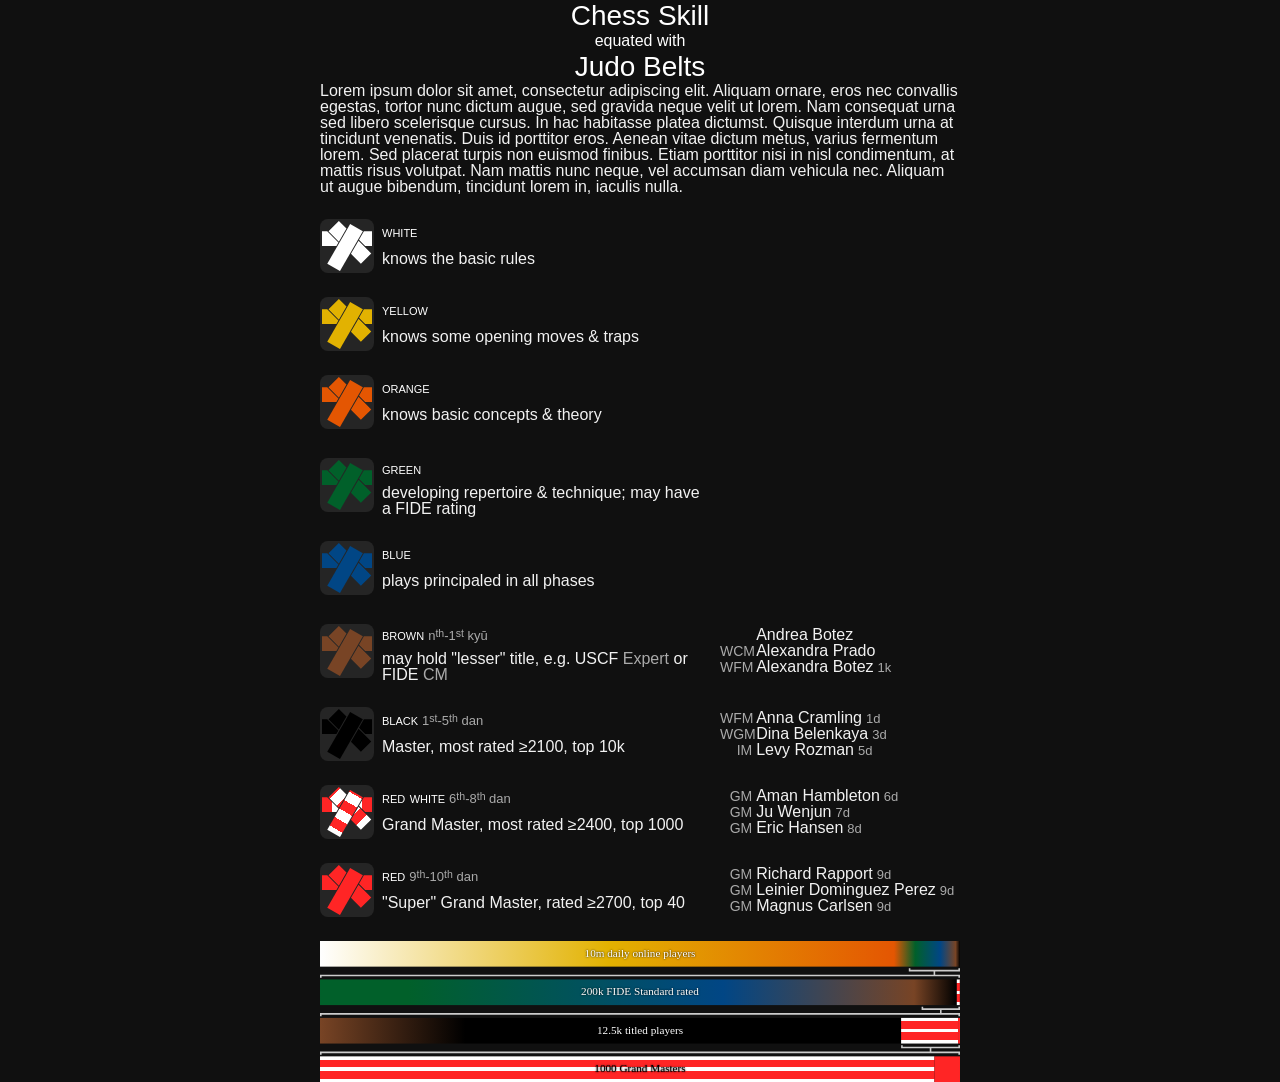
<file: chess-belts/index.html>
<!DOCTYPE html>

<html lang="en">
    <head>
        <meta charset="utf-8" />
        <meta name="viewport" content="width=device-width, initial-scale=1">

        <title>Chess Belts</title>
        <link rel="icon" type="image/x-icon" href="../assets/tinnunculus-e.svg">

        <link rel="stylesheet" href="assets/site.css" />
    </head>

    <body>
        <header>
            <h1>Chess Skill</h1>
            <h2>equated with</h2>
            <h1>Judo Belts</h1>
        </header>

        <p>
            Lorem ipsum dolor sit amet, consectetur adipiscing elit. Aliquam ornare, eros nec convallis egestas, tortor nunc dictum augue, sed gravida neque velit ut lorem. Nam consequat urna sed libero scelerisque cursus. In hac habitasse platea dictumst. Quisque interdum urna at tincidunt venenatis. Duis id porttitor eros. Aenean vitae dictum metus, varius fermentum lorem. Sed placerat turpis non euismod finibus. Etiam porttitor nisi in nisl condimentum, at mattis risus volutpat. Nam mattis nunc neque, vel accumsan diam vehicula nec. Aliquam ut augue bibendum, tincidunt lorem in, iaculis nulla. 
        </p>

        <section>
            <img src="assets/belts.svg#white" width="50" height="50" alt="white judo belt">
            <h3>white</h3>
            <p>knows the basic rules</p>
        </section>

        <section>
            <img src="assets/belts.svg#yellow" width="50" height="50" alt="yellow judo belt">
            <h3>yellow</h3>
            <p>knows some opening moves &amp; traps</p>
        </section>

        <section>
            <img src="assets/belts.svg#orange" width="50" height="50" alt="orange judo belt">
            <h3>orange</h3>
            <p>knows basic concepts &amp; theory</p>
        </section>

        <section>
            <img src="assets/belts.svg#green" width="50" height="50" alt="green judo belt">
            <h3>green</h3>
            <p>developing repertoire &amp; technique; may have a FIDE rating</p>
        </section>

        <section>
            <img src="assets/belts.svg#blue" width="50" height="50" alt="blue judo belt">
            <h3>blue</h3>
            <p>plays principaled in all phases</p>
        </section>

        <section>
            <img src="assets/belts.svg#brown" width="50" height="50" alt="brown judo belt">
            <h3>brown<span class="rank">n<sup>th</sup>-1<sup>st</sup> kyū</span></h3>
            <p>may hold "lesser" title, e.g. USCF <span class="title">Expert</span> or FIDE <span class="title">CM</span></p>
            <ul class="example-palyers">
                <li><span class="title"></span>Andrea Botez</li>
                <li><span class="title">WCM</span>Alexandra Prado</li>
                <li><span class="title">WFM</span>Alexandra Botez<span class="rank">1k</span></li>
            </ul>
        </section>

        <section>
            <img src="assets/belts.svg#black" width="50" height="50" alt="black judo belt">
            <h3>black<span class="rank">1<sup>st</sup>-5<sup>th</sup> dan</span></h3>
            <p>Master, most rated &GreaterEqual;2100, top 10k</p>
            <ul class="example-palyers">
                <li><span class="title">WFM</span>Anna Cramling<span class="rank">1d</li>
                <li><span class="title">WGM</span>Dina Belenkaya<span class="rank">3d</li>
                <li><span class="title">IM</span>Levy Rozman<span class="rank">5d</li>
            </ul>
        </section>

        <section>
            <img src="assets/belts.svg#coral" width="50" height="50" alt="red white judo belt">
            <h3>red white<span class="rank">6<sup>th</sup>-8<sup>th</sup> dan</span></h3>
            <p>Grand Master, most rated &GreaterEqual;2400, top 1000</p>
            <ul class="example-palyers">
                <li><span class="title">GM</span>Aman Hambleton<span class="rank">6d</li>
                <li><span class="title">GM</span>Ju Wenjun<span class="rank">7d</li>
                <li><span class="title">GM</span>Eric Hansen<span class="rank">8d</li>
            </ul>
        </section>

        <section>
            <img src="assets/belts.svg#red" width="50" height="50" alt="red judo belt">
            <h3>red<span class="rank">9<sup>th</sup>-10<sup>th</sup> dan</span></h3>
            <p>"Super" Grand Master, rated &GreaterEqual;2700, top 40</p>
            <ul class="example-palyers">
                <li><span class="title">GM</span>Richard Rapport<span class="rank">9d</li>
                <li><span class="title">GM</span>Leinier Dominguez Perez<span class="rank">9d</li>
                <li><span class="title">GM</span>Magnus Carlsen<span class="rank">9d</li>
            </ul>
        </section>

        <img id="player-base" src="assets/overview.svg" width="500" height="80">
    </body>
</html>
</file>
<file: chess-belts/assets/site.css>
:root {
    --black-94: #101010;
    --black-87: #202020;
    --white-95: #f2f2f2;
    --white-80: #cccccc;
    --white-67: #aaa;

    --base-font-size: 16px;
}

::-webkit-scrollbar {
    background-color: transparent;
}

::-webkit-scrollbar-thumb {
    background: var(--white-67);
}

* {
    border: 0;
    color: inherit;
    font: inherit;
    margin: 0;
    outline: 0;
    padding: 0;
    scrollbar-color: var(--white-67) var(--black-87);
    text-decoration: none;
}

body {
    background: var(--black-94);
    color: var(--white-95);
    font: var(--base-font-size)/1 Roboto, Arial, Sans-Serif;
}

body > * {
    margin: 0 auto;
    width: calc(50vw)
}

header {
    color: white;
    line-height: 1.15;
    text-align: center;
}

header h1 {
    font-size: 1.75em;
}

#player-base {
    display: block;
    height: auto;
}

section {
    align-items: center;
    box-sizing: border-box;
    display: grid;
    gap: 0 8px;
    grid-template-columns: 54px 1fr 15em;
    grid-template-rows: repeat(2, 1fr);
    justify-content: center;
    margin: 1.5em auto;
}

section img {
    background: #252525;
    border-radius: 8px;
    grid-column: 1;
    grid-row: 1/end;
    padding: 2px;
}

section h3, section p {
    grid-column: 2;
}

section h3 {
    color: white;
    font-variant: small-caps;
}

section ul {
    grid-column: 3;
    grid-row: 1/end;
}

.rank {
    color: var(--white-67);
    display: inline-block;
    font-family: Verdana, Geneva, Tahoma, sans-serif;
    font-size: 0.8125em;
    font-variant: normal;
    margin-left: 4px;
}

sup {
    font-size: .8125em;
    vertical-align: text-top;
}

ul {
    list-style-type: none;
}

.title {
    color: var(--white-67);
    display: inline-block;
    font-family: 'Franklin Gothic Medium', 'Arial Narrow', Arial, sans-serif;
}

.example-palyers .title {
    font-size: 0.875em;
    margin-right: 4px;
    text-align: right;
    width: 2.3em;
}
</file>
